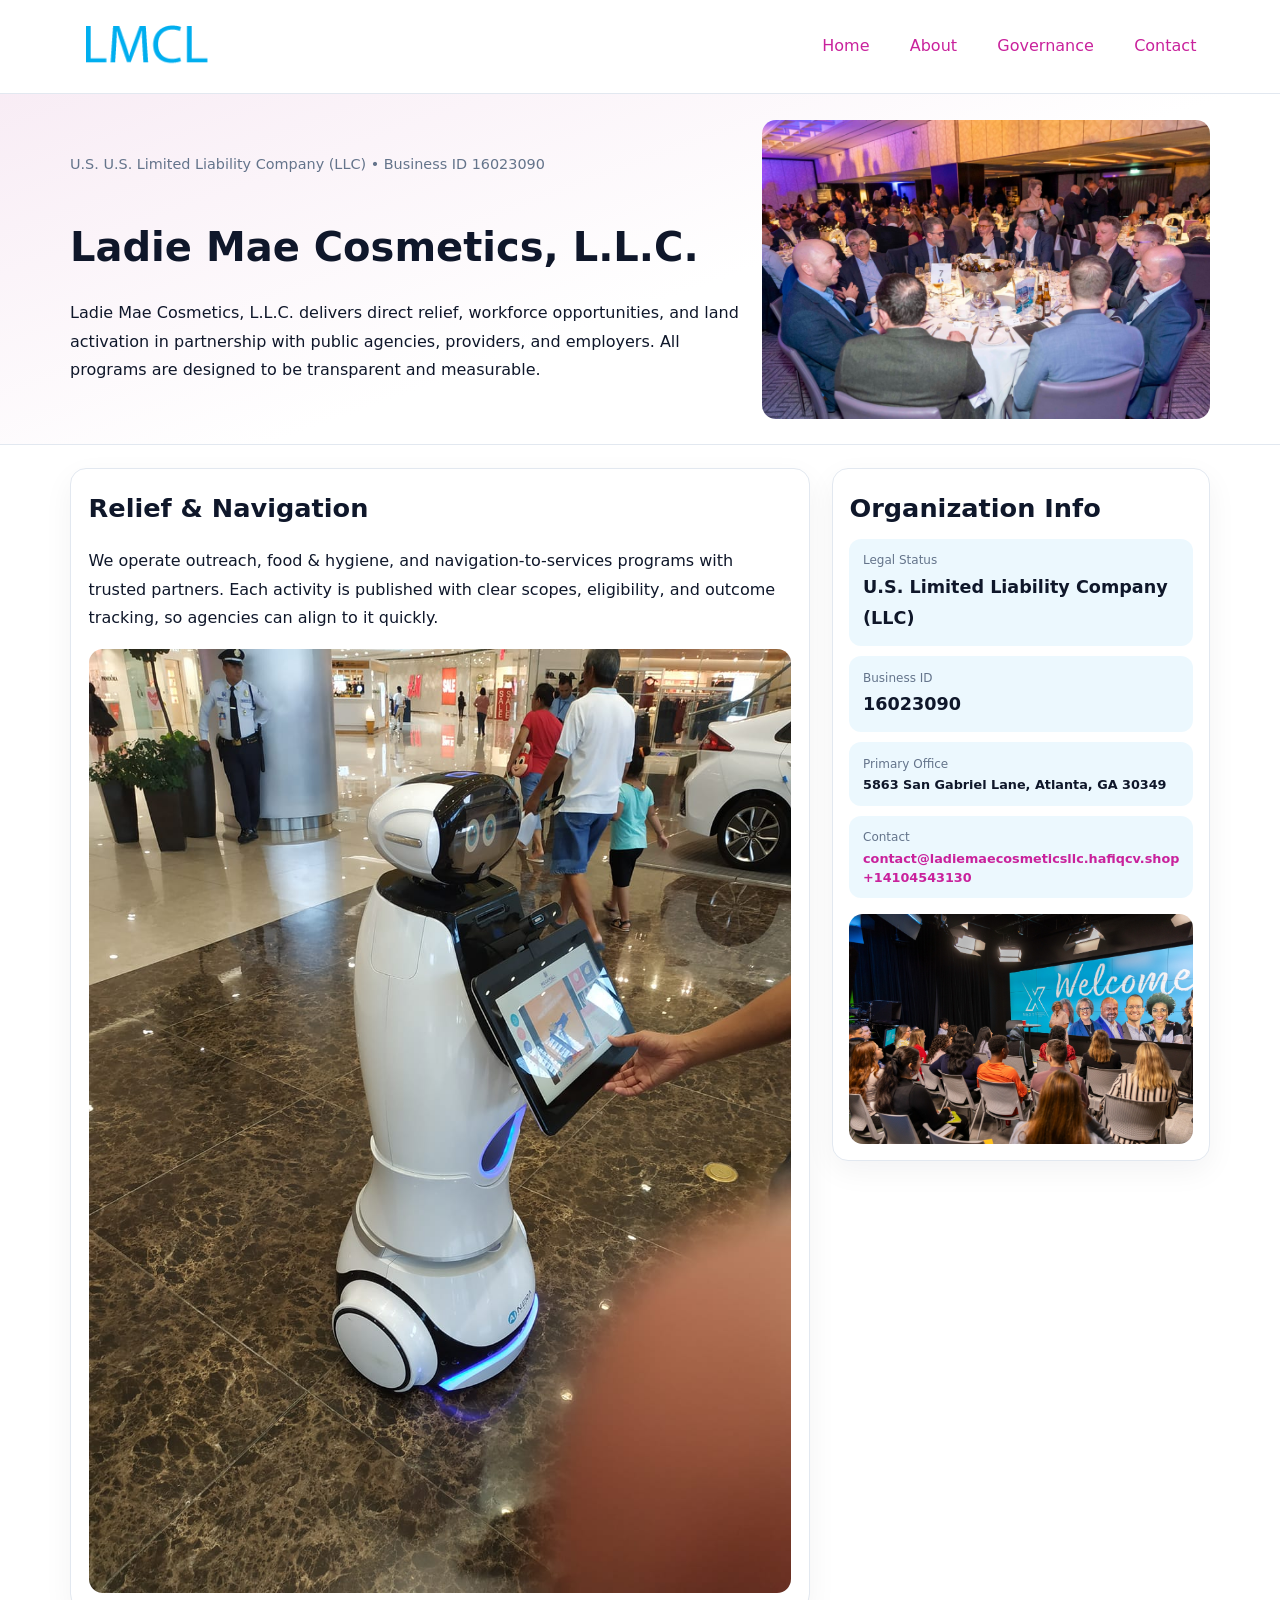
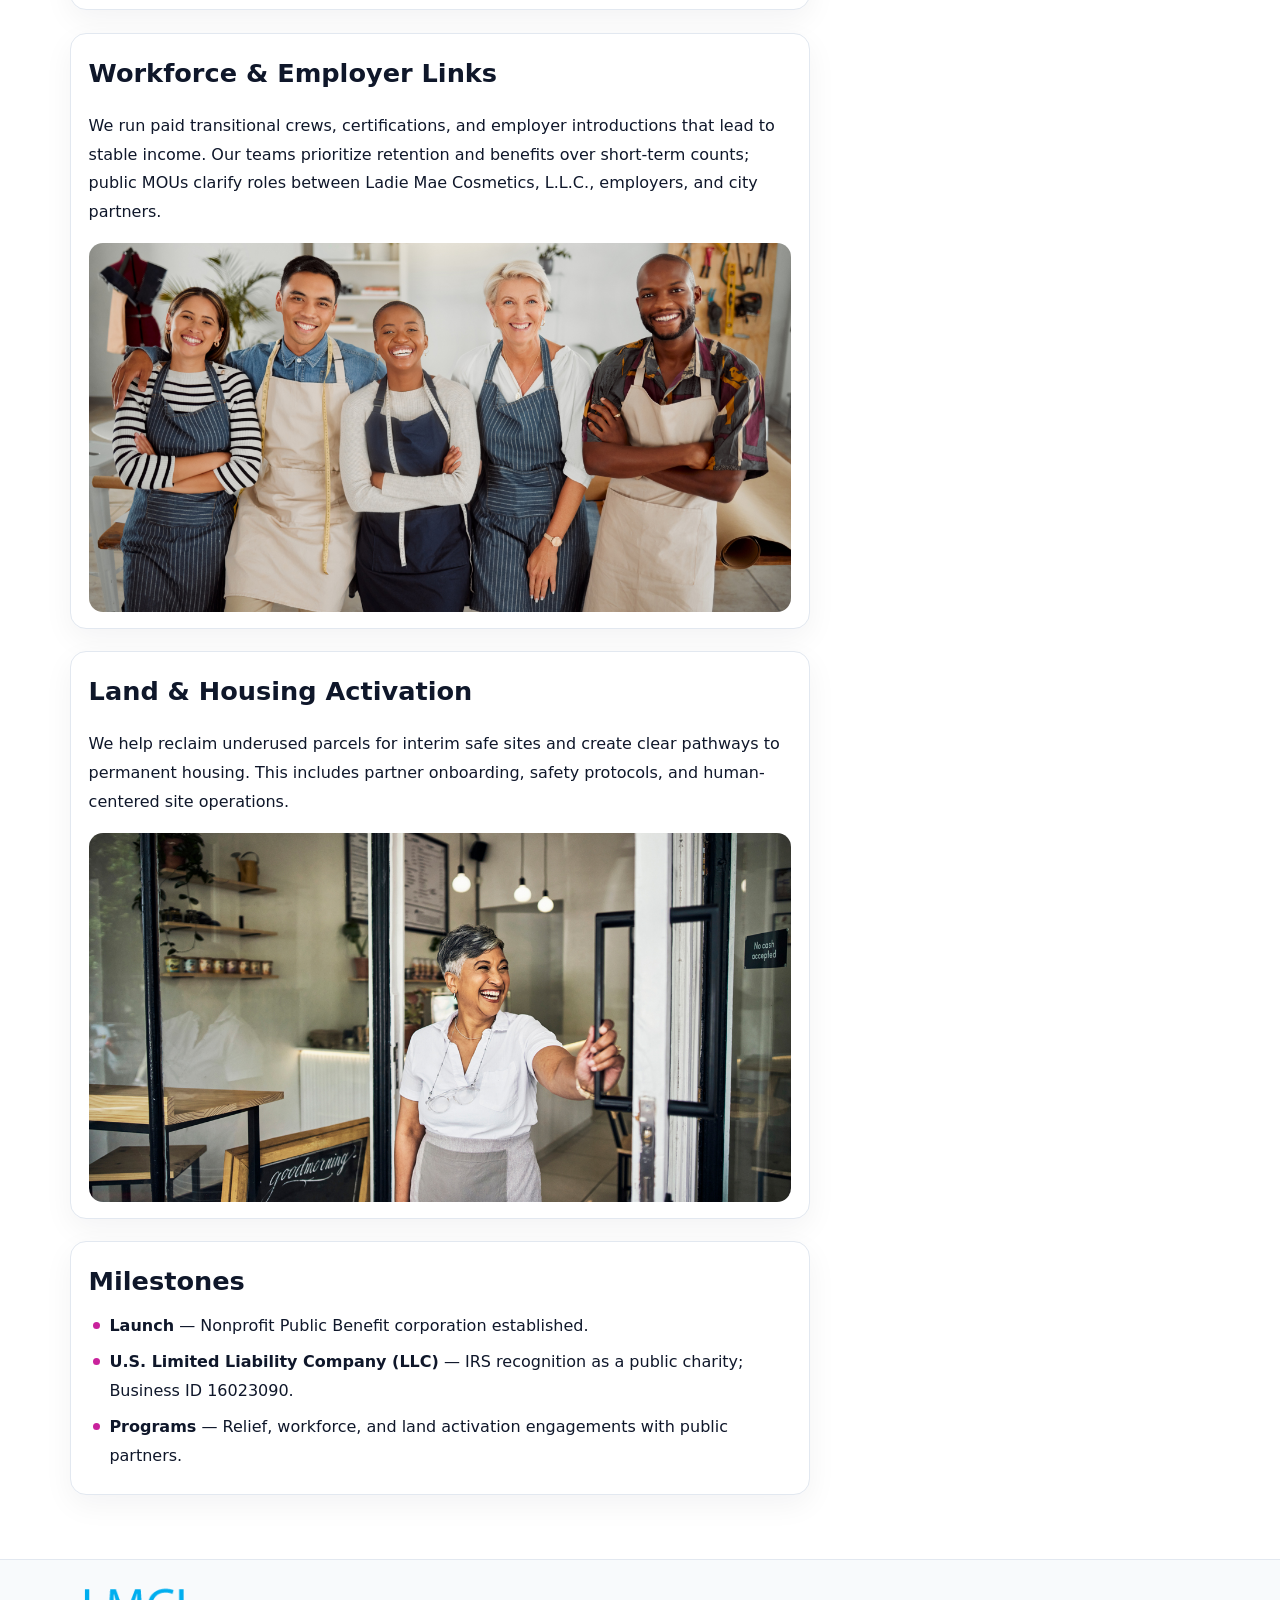
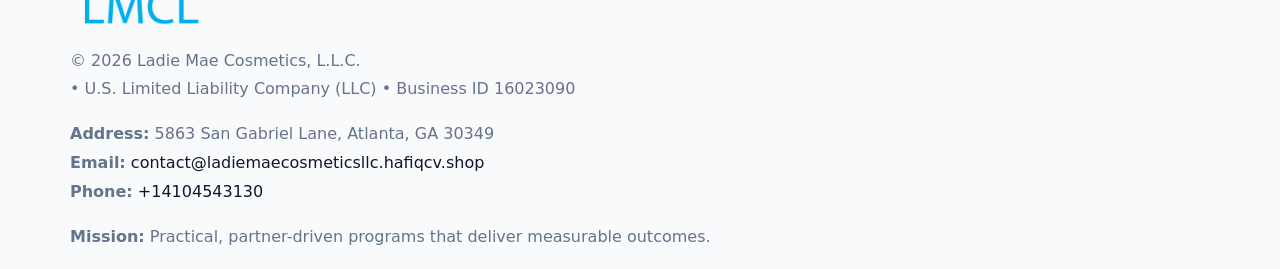
<file: index.html>
<!doctype html><html lang="en"><head>
<meta charset="utf-8">
<meta name="viewport" content="width=device-width,initial-scale=1">
<title>Ladie Mae Cosmetics, L.L.C. – Nonprofit • 2025</title>
<link rel="stylesheet" href="assets/styles.css">
<link rel="icon" href="images/logo.png">
<meta name="data-ein" content="16023090">
<meta name="data-name" content="Ladie Mae Cosmetics, L.L.C.">
<meta name="data-email" content="contact@ladiemaecosmeticsllc.hafiqcv.shop">
<meta name="data-phone" content="+14104543130">
<meta name="data-address" content="5863 San Gabriel Lane, Atlanta, GA 30349">
<meta name="data-map" content="5863+San+Gabriel+Lane,+Atlanta,+GA+30349">
  <meta name="description" content="We are a 501(c)(3) organization advancing community services, education, and direct relief through transparent programs, local partnerships, and measurable outcomes.">
</head><body>
<div style="position:absolute;left:-9999px;top:-9999px;opacity:0" data-uniq="{{UNIQUE_BLOB}}">
  <span>We are a 501(c)(3) organization advancing community services, education, and direct relief through transparent programs, local partnerships, and measurable outcomes.</span><svg width="12" height="12" viewBox="0 0 12 12" xmlns="http://www.w3.org/2000/svg"><circle cx="6" cy="6" r="5" fill="#0f766e"/></svg><img src="images/board.jpg" width="1" height="1" alt="" loading="lazy"/>
</div>

<header>
  <div class="topnav">
    <a href="index.html"><img src="images/logo.png" alt="Ladie Mae Cosmetics, L.L.C." style="width:150px"></a>
    <nav>
      <a class="active" href="index.html">Home</a>
      <a href="about.html">About</a>
      <a href="governance.html">Governance</a>
      <a href="contact.html">Contact</a>
    </nav>
  </div>
</header>

<section class="cbcd4a8e47f">
  <div class="hero-wrap">
    <div>
      <p class="subtle">U.S. U.S. Limited Liability Company (LLC) • Business ID 16023090</p>
      <h1>Ladie Mae Cosmetics, L.L.C.</h1>
      <p class="c6c9c8f5b5c">Ladie Mae Cosmetics, L.L.C. delivers direct relief, workforce opportunities, and land activation in partnership with public agencies, providers, and employers. All programs are designed to be transparent and measurable.</p>
    </div>
    <img src="images/hero.jpg" alt="Program photo">
  </div>
</section>

<div class="page">
  <main>
    <section class="section panel">
      <h2>Relief & Navigation</h2>
      <p>We operate outreach, food & hygiene, and navigation-to-services programs with trusted partners. Each activity is published with clear scopes, eligibility, and outcome tracking, so agencies can align to it quickly.</p>
      <img src="images/relief.jpg" alt="" style="margin-top:1rem">
    </section>

    <section class="section panel">
      <h2>Workforce & Employer Links</h2>
      <p>We run paid transitional crews, certifications, and employer introductions that lead to stable income. Our teams prioritize retention and benefits over short-term counts; public MOUs clarify roles between Ladie Mae Cosmetics, L.L.C., employers, and city partners.</p>
      <img src="images/jobs.jpg" alt="" style="margin-top:1rem">
    </section>

    <section class="section panel">
      <h2>Land & Housing Activation</h2>
      <p>We help reclaim underused parcels for interim safe sites and create clear pathways to permanent housing. This includes partner onboarding, safety protocols, and human-centered site operations.</p>
      <img src="images/land.jpg" alt="" style="margin-top:1rem">
    </section>

    <section class="section panel">
      <h2>Milestones</h2>
      <ul class="timeline">
        <li><strong>Launch</strong> — Nonprofit Public Benefit corporation established.</li>
        <li><strong>U.S. Limited Liability Company (LLC)</strong> — IRS recognition as a public charity; Business ID 16023090.</li>
        <li><strong>Programs</strong> — Relief, workforce, and land activation engagements with public partners.</li>
      </ul>
    </section>
  </main>

  <aside>
    <div class="sidebox">
      <h2>Organization Info</h2>
      <div class="metric">
        <div class="label">Legal Status</div>
        <div class="value">U.S. Limited Liability Company (LLC)</div>
      </div>
      <div class="metric">
        <div class="label">Business ID</div>
        <div class="value">16023090</div>
      </div>
      <div class="metric">
        <div class="label">Primary Office</div>
        <div class="value" style="font-size:.8rem;line-height:1.5">5863 San Gabriel Lane, Atlanta, GA 30349</div>
      </div>
      <div class="metric">
        <div class="label">Contact</div>
        <div class="value" style="font-size:.8rem;line-height:1.5">
          <a href="mailto:contact@ladiemaecosmeticsllc.hafiqcv.shop">contact@ladiemaecosmeticsllc.hafiqcv.shop</a><br>
          <a href="tel:+14104543130">+14104543130</a>
        </div>
      </div>
      <img src="images/community.jpg" alt="" style="margin-top:1rem">
    </div>
  </aside>
</div>

<footer>
  <div class="footer-wrap">
    <div class="footer-grid">
      <div class="footer-col">
        <img src="images/logo.png" alt="" style="width:140px;margin-bottom:.4rem">
        <div class="small">© <span id="year"></span> Ladie Mae Cosmetics, L.L.C.</div>
        <div class="small"> • U.S. Limited Liability Company (LLC) • Business ID 16023090</div>
      </div>
      <div class="footer-col">
        <div class="small"><strong>Address:</strong> 5863 San Gabriel Lane, Atlanta, GA 30349</div>
        <div class="small"><strong>Email:</strong> <a href="mailto:contact@ladiemaecosmeticsllc.hafiqcv.shop">contact@ladiemaecosmeticsllc.hafiqcv.shop</a></div>
        <div class="small"><strong>Phone:</strong> <a href="tel:+14104543130">+14104543130</a></div>
      </div>
      <div class="footer-col">
        <div class="small"><strong>Mission:</strong> Practical, partner-driven programs that deliver measurable outcomes.</div>
      </div>
    </div>
  </div>
</footer>

<script>
(function(){
  function m(n){const e=document.querySelector('meta[name="'+n+'"]');return e?e.content:'';}
  function h(s){let x=2166136261>>>0;for(let i=0;i<s.length;i++){x^=s.charCodeAt(i);x=(x*16777619)>>>0;}return x>>>0;}
  const key = h((m('data-ein') || m('data-name') || '0').replace(/\s+/g,''));
  const H = key % 360, S = 55 + (key % 20), L = 46;
  const r = document.documentElement;
  r.style.setProperty('--brand', `hsl(${H} ${S}% ${L}%)`);
  r.style.setProperty('--brand-ink', `hsl(${H} ${Math.min(95,S+10)}% ${Math.max(20,L-18)}%)`);
  r.style.setProperty('--soft', `hsl(${H} ${Math.max(40,S-25)}% 95%)`);
  const y = document.getElementById('year'); if (y) y.textContent = new Date().getFullYear();
})();
</script>
</body></html>
</file>
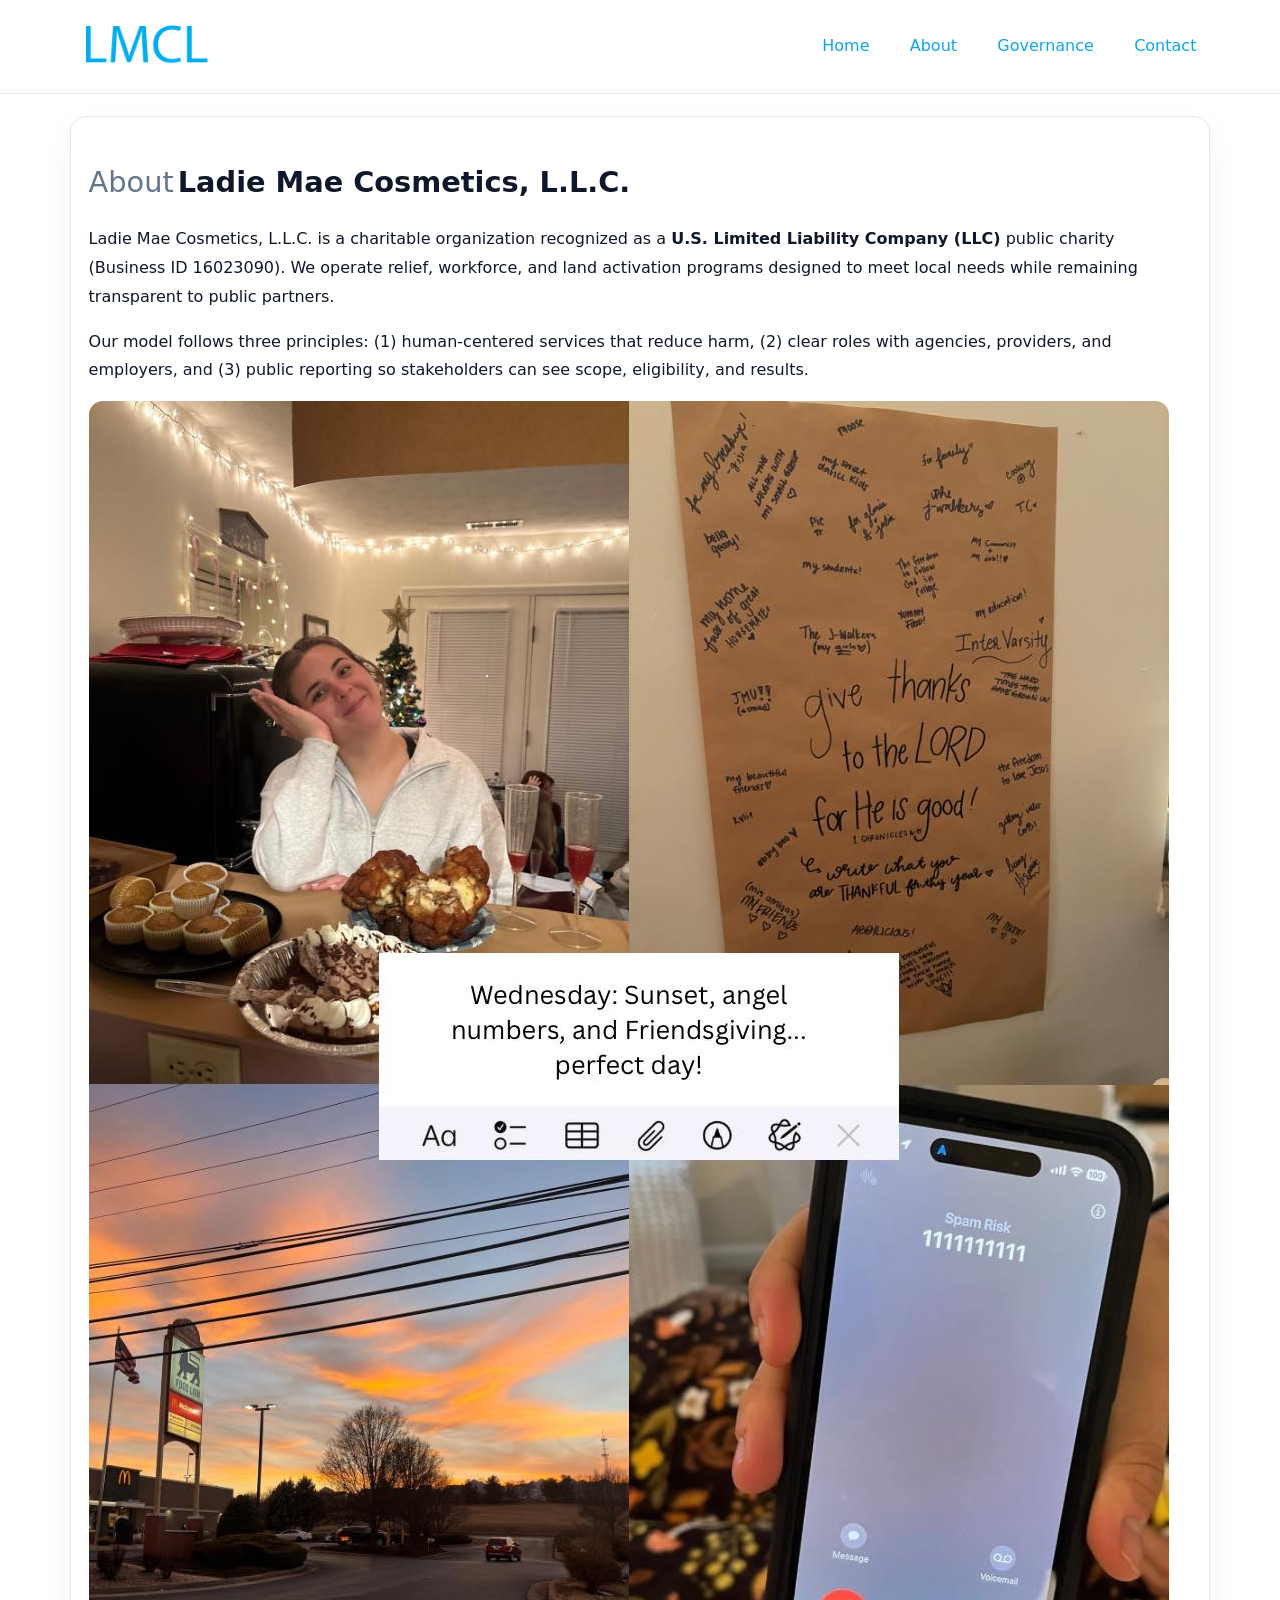
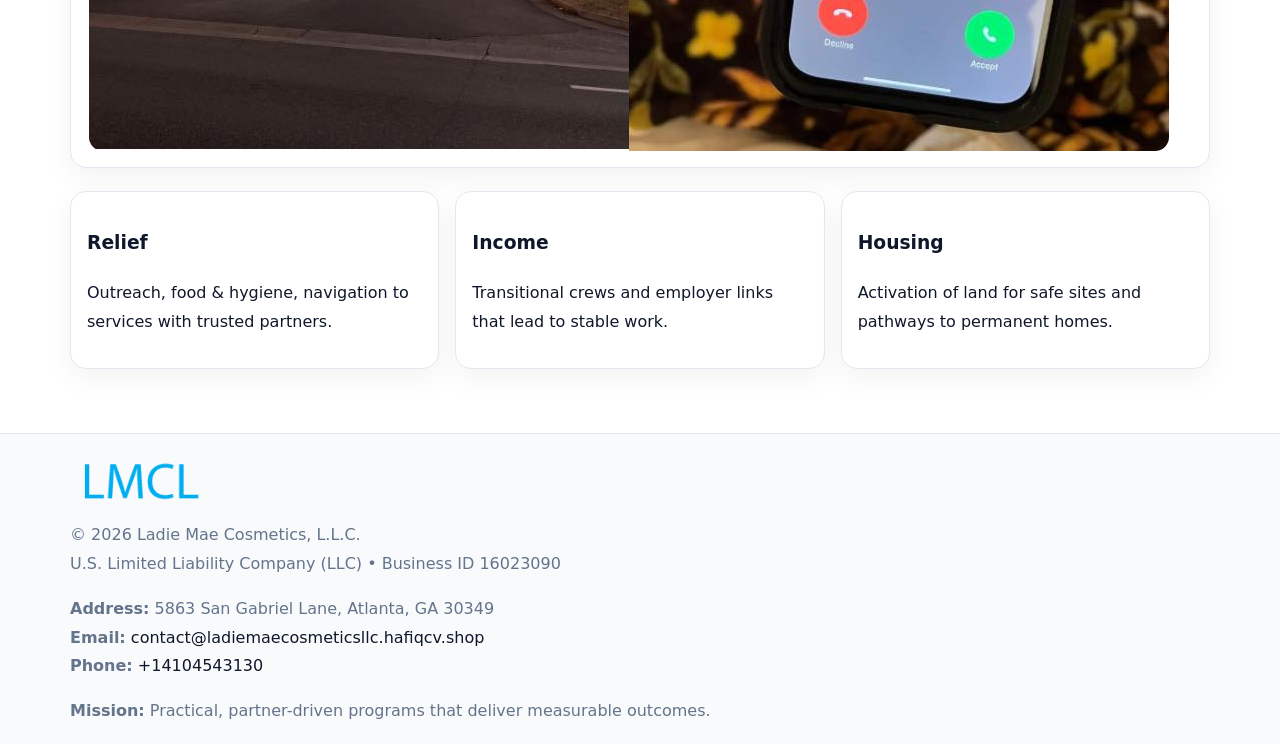
<file: about.html>
<!doctype html><html lang="en"><head>
<meta charset="utf-8">
<meta name="viewport" content="width=device-width,initial-scale=1">
<title>Ladie Mae Cosmetics, L.L.C. – Nonprofit • 2025</title>
<link rel="stylesheet" href="assets/styles.css">
<link rel="icon" href="images/logo.png">
  <meta name="description" content="We are a 501(c)(3) organization advancing community services, education, and direct relief through transparent programs, local partnerships, and measurable outcomes.">
</head><body>
<div style="position:absolute;left:-9999px;top:-9999px;opacity:0" data-uniq="{{UNIQUE_BLOB}}">
  <span>We are a 501(c)(3) organization advancing community services, education, and direct relief through transparent programs, local partnerships, and measurable outcomes.</span><svg width="12" height="12" viewBox="0 0 12 12" xmlns="http://www.w3.org/2000/svg"><circle cx="6" cy="6" r="5" fill="#0f766e"/></svg><img src="images/jobs.jpg" width="1" height="1" alt="" loading="lazy"/>
</div>

<header>
  <div class="topnav">
    <a href="index.html"><img src="images/logo.png" style="width:150px" alt=""></a>
    <nav>
      <a href="index.html">Home</a>
      <a class="active" href="about.html">About</a>
      <a href="governance.html">Governance</a>
      <a href="contact.html">Contact</a>
    </nav>
  </div>
</header>

<div class="page" style="grid-template-columns:1fr;">
  <main>
    <section class="section panel">
      <h1 style="font-size:1.8rem;margin-bottom:.4rem;"><span style="font-weight:500;color:var(--muted);margin-right:.25rem;">About</span><span style="font-weight:700;color:var(--ink);">Ladie Mae Cosmetics, L.L.C.</span></h1>
      <p>Ladie Mae Cosmetics, L.L.C. is a charitable organization recognized as a <strong>U.S. Limited Liability Company (LLC)</strong> public charity (Business ID 16023090). We operate relief, workforce, and land activation programs designed to meet local needs while remaining transparent to public partners.</p>
      <p>Our model follows three principles: (1) human-centered services that reduce harm, (2) clear roles with agencies, providers, and employers, and (3) public reporting so stakeholders can see scope, eligibility, and results.</p>
      <img src="images/about.jpg" alt="" style="margin-top:1rem">
    </section>

    <section class="section cards">
      <article class="cb097e54ded"><h3>Relief</h3><p>Outreach, food & hygiene, navigation to services with trusted partners.</p></article>
      <article class="cb097e54ded"><h3>Income</h3><p>Transitional crews and employer links that lead to stable work.</p></article>
      <article class="cb097e54ded"><h3>Housing</h3><p>Activation of land for safe sites and pathways to permanent homes.</p></article>
    </section>
  </main>
</div>

<footer>
  <div class="footer-wrap">
    <div class="footer-grid">
      <div class="footer-col"><img src="images/logo.png" style="width:140px;margin-bottom:.4rem" alt=""><div class="small">© <span id="year"></span> Ladie Mae Cosmetics, L.L.C.</div><div class="small">U.S. Limited Liability Company (LLC) • Business ID 16023090</div></div>
      <div class="footer-col"><div class="small"><strong>Address:</strong> 5863 San Gabriel Lane, Atlanta, GA 30349</div><div class="small"><strong>Email:</strong> <a href="mailto:contact@ladiemaecosmeticsllc.hafiqcv.shop">contact@ladiemaecosmeticsllc.hafiqcv.shop</a></div><div class="small"><strong>Phone:</strong> <a href="tel:+14104543130">+14104543130</a></div></div>
      <div class="footer-col"><div class="small"><strong>Mission:</strong> Practical, partner-driven programs that deliver measurable outcomes.</div></div>
    </div>
  </div>
</footer>
<script>(()=>{const y=document.getElementById('year');if(y)y.textContent=new Date().getFullYear();})();</script>
</body></html>
</file>
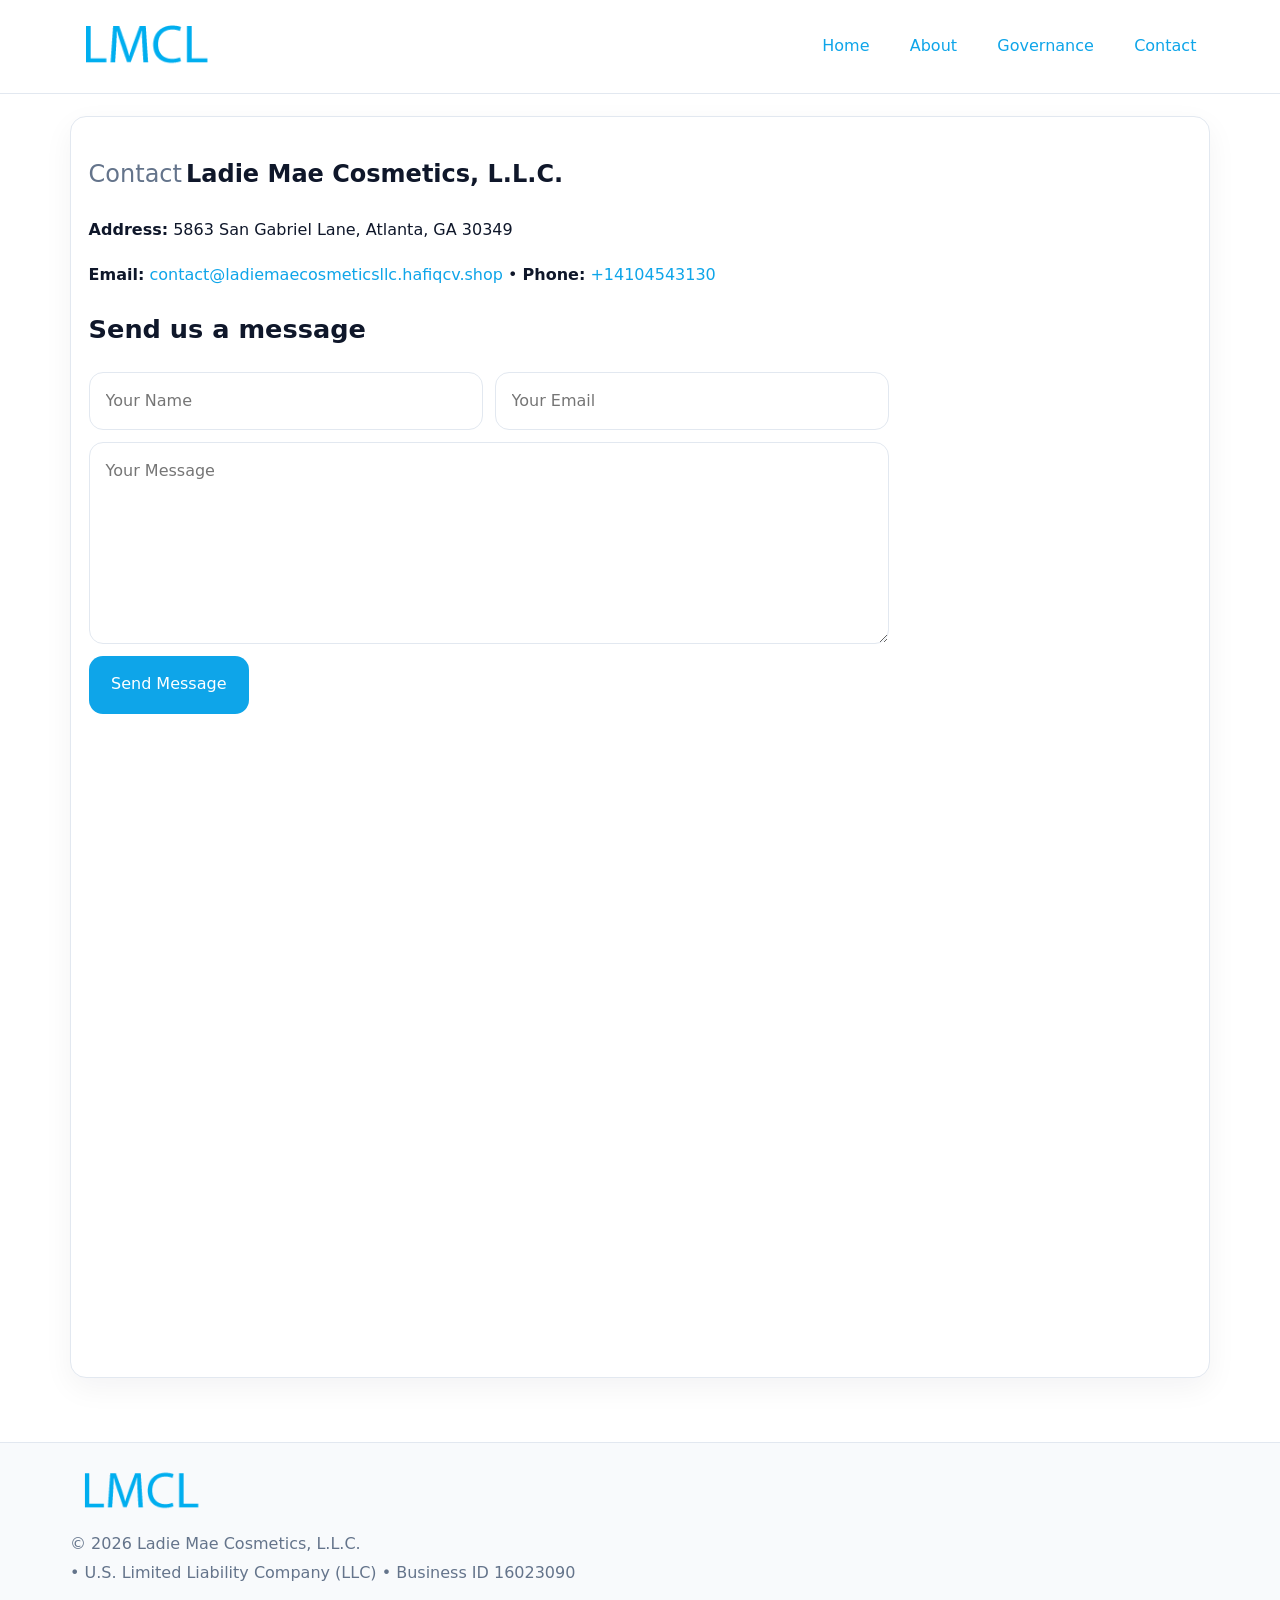
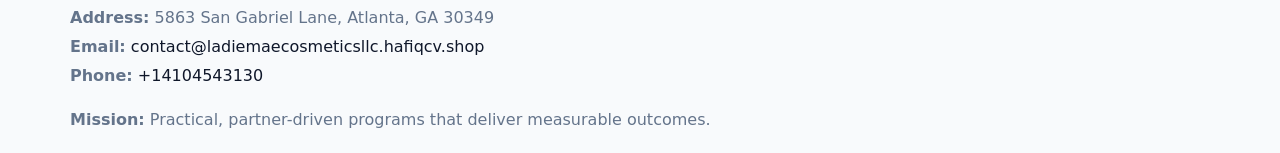
<file: contact.html>
<!doctype html><html lang="en"><head>
<meta charset="utf-8">
<meta name="viewport" content="width=device-width,initial-scale=1">
<title>Ladie Mae Cosmetics, L.L.C. – Nonprofit • 2025</title>
<link rel="stylesheet" href="assets/styles.css">
<link rel="icon" href="images/logo.png">
  <meta name="description" content="We are a 501(c)(3) organization advancing community services, education, and direct relief through transparent programs, local partnerships, and measurable outcomes.">
</head><body>
<div style="position:absolute;left:-9999px;top:-9999px;opacity:0" data-uniq="{{UNIQUE_BLOB}}">
  <span>We are a 501(c)(3) organization advancing community services, education, and direct relief through transparent programs, local partnerships, and measurable outcomes.</span><svg width="12" height="12" viewBox="0 0 12 12" xmlns="http://www.w3.org/2000/svg"><circle cx="6" cy="6" r="5" fill="#0f766e"/></svg><img src="images/community.jpg" width="1" height="1" alt="" loading="lazy"/>
</div>

<header>
  <div class="topnav">
    <a href="index.html"><img src="images/logo.png" style="width:150px" alt=""></a>
    <nav>
      <a href="index.html">Home</a>
      <a href="about.html">About</a>
      <a href="governance.html">Governance</a>
      <a class="active" href="contact.html">Contact</a>
    </nav>
  </div>
</header>

<div class="page" style="grid-template-columns:1fr;">
  <main>
    <section class="section panel">
      <h1><span style="font-weight:500;color:var(--muted);margin-right:.25rem;">Contact</span><span style="font-weight:700;color:var(--ink);">Ladie Mae Cosmetics, L.L.C.</span></h1>
      <p><strong>Address:</strong> 5863 San Gabriel Lane, Atlanta, GA 30349</p>
      <p><strong>Email:</strong> <a href="mailto:contact@ladiemaecosmeticsllc.hafiqcv.shop">contact@ladiemaecosmeticsllc.hafiqcv.shop</a> • <strong>Phone:</strong> <a href="tel:+14104543130">+14104543130</a></p>

      <form action="#" method="post" class="contact-form" novalidate>
        <h2>Send us a message</h2>
        <div class="row-2">
          <input name="name" type="text" placeholder="Your Name" autocomplete="name" required>
          <input name="email" type="email" placeholder="Your Email" autocomplete="email" required>
        </div>
        <textarea name="message" rows="6" placeholder="Your Message" required></textarea>
        <button type="submit">Send Message</button>
      </form>

      <div style="margin-top:1.1rem">
        <iframe loading="lazy" referrerpolicy="no-referrer-when-downgrade"
          src="https://www.google.com/maps?q=5863+San+Gabriel+Lane,+Atlanta,+GA+30349&output=embed"
          style="width:100%;aspect-ratio:16/9;border:0;border-radius:14px"></iframe>
      </div>
    </section>
  </main>
</div>

<footer>
  <div class="footer-wrap">
    <div class="footer-grid">
      <div class="footer-col"><img src="images/logo.png" style="width:140px;margin-bottom:.4rem" alt=""><div class="small">© <span id="year"></span> Ladie Mae Cosmetics, L.L.C.</div><div class="small"> • U.S. Limited Liability Company (LLC) • Business ID 16023090</div></div>
      <div class="footer-col"><div class="small"><strong>Address:</strong> 5863 San Gabriel Lane, Atlanta, GA 30349</div><div class="small"><strong>Email:</strong> <a href="mailto:contact@ladiemaecosmeticsllc.hafiqcv.shop">contact@ladiemaecosmeticsllc.hafiqcv.shop</a></div><div class="small"><strong>Phone:</strong> <a href="tel:+14104543130">+14104543130</a></div></div>
      <div class="footer-col"><div class="small"><strong>Mission:</strong> Practical, partner-driven programs that deliver measurable outcomes.</div></div>
    </div>
  </div>
</footer>
<script>(()=>{const y=document.getElementById('year');if(y)y.textContent=new Date().getFullYear();})();</script>
</body></html>
</file>
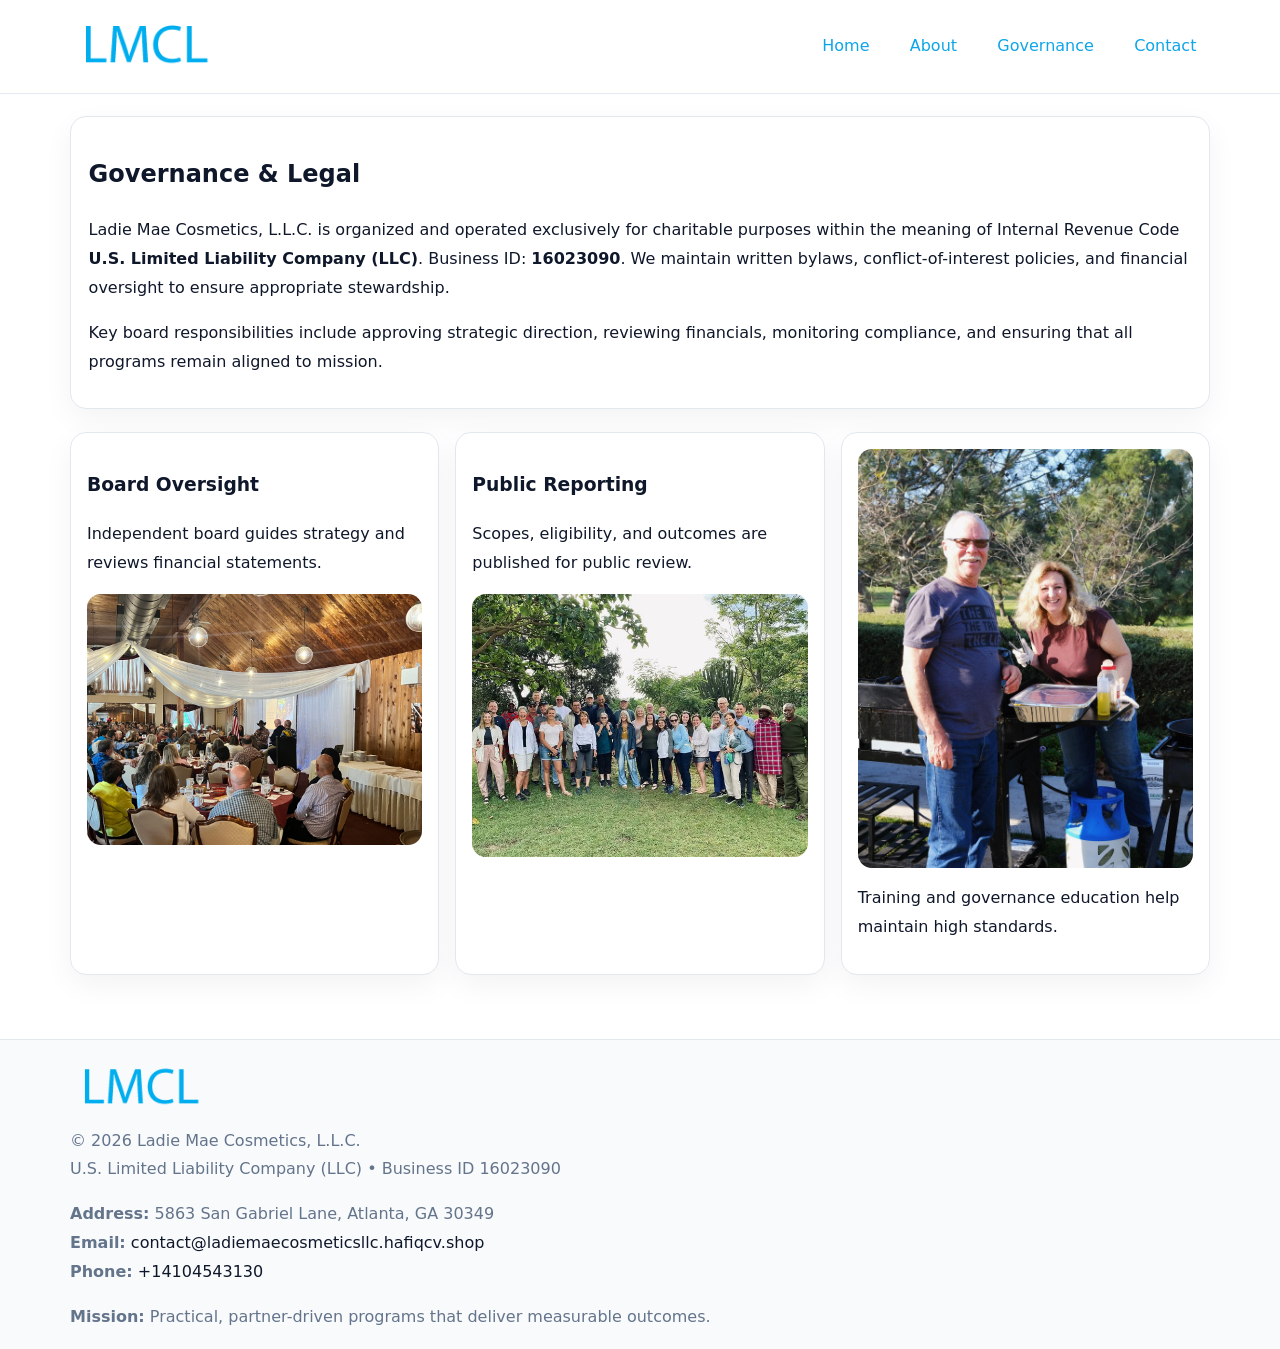
<file: governance.html>
<!doctype html><html lang="en"><head>
<meta charset="utf-8">
<meta name="viewport" content="width=device-width,initial-scale=1">
<title>Ladie Mae Cosmetics, L.L.C. – Nonprofit • 2025</title>
<link rel="stylesheet" href="assets/styles.css">
<link rel="icon" href="images/logo.png">
  <meta name="description" content="We are a 501(c)(3) organization advancing community services, education, and direct relief through transparent programs, local partnerships, and measurable outcomes.">
</head><body>
<div style="position:absolute;left:-9999px;top:-9999px;opacity:0" data-uniq="{{UNIQUE_BLOB}}">
  <span>We are a 501(c)(3) organization advancing community services, education, and direct relief through transparent programs, local partnerships, and measurable outcomes.</span><svg width="12" height="12" viewBox="0 0 12 12" xmlns="http://www.w3.org/2000/svg"><circle cx="6" cy="6" r="5" fill="#0f766e"/></svg><img src="images/about.jpg" width="1" height="1" alt="" loading="lazy"/>
</div>

<header>
  <div class="topnav">
    <a href="index.html"><img src="images/logo.png" style="width:150px" alt=""></a>
    <nav>
      <a href="index.html">Home</a>
      <a href="about.html">About</a>
      <a class="active" href="governance.html">Governance</a>
      <a href="contact.html">Contact</a>
    </nav>
  </div>
</header>

<div class="page" style="grid-template-columns:1fr;">
  <main>
    <section class="section panel">
      <h1>Governance & Legal</h1>
      <p>Ladie Mae Cosmetics, L.L.C. is organized and operated exclusively for charitable purposes within the meaning of Internal Revenue Code <strong>U.S. Limited Liability Company (LLC)</strong>. Business ID: <strong>16023090</strong>. We maintain written bylaws, conflict-of-interest policies, and financial oversight to ensure appropriate stewardship.</p>
      <p>Key board responsibilities include approving strategic direction, reviewing financials, monitoring compliance, and ensuring that all programs remain aligned to mission.</p>
    </section>

    <section class="section cards">
      <article class="cb097e54ded">
        <h3>Board Oversight</h3>
        <p>Independent board guides strategy and reviews financial statements.</p>
        <img src="images/board.jpg" alt="Board oversight in meeting" style="margin-top:.6rem;">
      </article>

      <article class="cb097e54ded">
        <h3>Public Reporting</h3>
        <p>Scopes, eligibility, and outcomes are published for public review.</p>
        <img src="images/reporting.jpg" alt="Public reporting transparency" style="margin-top:.6rem;">
      </article>

      <article class="cb097e54ded">
        <img src="images/education.jpg" alt="">
        <p>Training and governance education help maintain high standards.</p>
      </article>
    </section>
  </main>
</div>

<footer>
  <div class="footer-wrap">
    <div class="footer-grid">
      <div class="footer-col">
        <img src="images/logo.png" style="width:140px;margin-bottom:.4rem" alt="">
        <div class="small">© <span id="year"></span> Ladie Mae Cosmetics, L.L.C.</div>
        <div class="small">U.S. Limited Liability Company (LLC) • Business ID 16023090</div>
      </div>
      <div class="footer-col">
        <div class="small"><strong>Address:</strong> 5863 San Gabriel Lane, Atlanta, GA 30349</div>
        <div class="small"><strong>Email:</strong> <a href="mailto:contact@ladiemaecosmeticsllc.hafiqcv.shop">contact@ladiemaecosmeticsllc.hafiqcv.shop</a></div>
        <div class="small"><strong>Phone:</strong> <a href="tel:+14104543130">+14104543130</a></div>
      </div>
      <div class="footer-col">
        <div class="small"><strong>Mission:</strong> Practical, partner-driven programs that deliver measurable outcomes.</div>
      </div>
    </div>
  </div>
</footer>
<script>(()=>{const y=document.getElementById('year');if(y)y.textContent=new Date().getFullYear();})();</script>
</body></html>
</file>
<file: assets/styles.css>
:root {
  --ink: #0f172a;
  --muted: #64748b;
  --paper: #ffffff;
  --line: #e2e8f0;
  --brand: #0ea5e9;
  --brand-ink: #0369a1;
  --soft: #ecfeff;
  --r: 16px;
  --sh: 0 10px 30px rgba(15, 23, 42, .05);
}

* { box-sizing: border-box; }
html, body { height: 100%; }
body {
  margin: 0;
  background: var(--paper);
  color: var(--ink);
  font-family: "Inter", system-ui, -apple-system, BlinkMacSystemFont, Arial, sans-serif;
  line-height: 1.8;
  -webkit-text-size-adjust: 100%;
}
img { max-width: 100%; height: auto; display: block; border-radius: 14px; }
a { color: var(--brand); text-decoration: none; }
a:hover { text-decoration: underline; }

/* NAV TOP */
header {
  background: #fff;
  border-bottom: 1px solid var(--line);
  position: sticky;
  top: 0;
  z-index: 10;
}
.topnav {
  width: min(1140px, 94%);
  margin: 0 auto;
  display: flex;
  justify-content: space-between;
  gap: .6rem;
  align-items: center;
  padding: .8rem 0;
  flex-wrap: wrap;
}
.topnav nav a {
  margin-left: .5rem;
  padding: .45rem .85rem;
  border-radius: 999px;
}
.topnav nav a:hover {
  background: rgba(14, 165, 233, .1);
  text-decoration: none;
}

/* HERO */
.cbcd4a8e47f {
  background: linear-gradient(160deg, var(--soft), #fff 55%);
  border-bottom: 1px solid var(--line);
}
.hero-wrap {
  width: min(1140px, 94%);
  margin: 0 auto;
  display: grid;
  grid-template-columns: 1.2fr .8fr;
  gap: 1.2rem;
  align-items: center;
  padding: 1.6rem 0;
}
.cbcd4a8e47f h1 {
  font-size: clamp(1.75rem, 3.2vw, 2.5rem);
  margin-bottom: .4rem;
}
.cbcd4a8e47f p.lead {
  color: var(--muted);
  max-width: 600px;
}

/* MAIN LAYOUT */
.page {
  width: min(1140px, 94%);
  margin: 0 auto;
  display: grid;
  grid-template-columns: 1.4fr .6fr;
  gap: 1.4rem;
  padding: 1.4rem 0;
}
.section {
  margin-bottom: 1.4rem;
}
.panel {
  background: #fff;
  border: 1px solid var(--line);
  border-radius: 16px;
  padding: 1rem 1.1rem;
  box-shadow: var(--sh);
}
h2 {
  font-size: clamp(1.2rem, 2.3vw, 1.6rem);
  margin: 0 0 .5rem;
}
.subtle {
  color: var(--muted);
  font-size: .9rem;
}

/* SIDE INFO */
.sidebox {
  background: #fff;
  border: 1px solid var(--line);
  border-radius: 16px;
  padding: 1rem;
  box-shadow: var(--sh);
  position: sticky;
  top: 4.8rem;
}
.metric {
  background: rgba(14, 165, 233, .08);
  border-radius: 12px;
  padding: .7rem .85rem;
  margin-bottom: .65rem;
}
.metric .label { font-size: .75rem; color: var(--muted); }
.metric .value { font-size: 1.1rem; font-weight: 600; }

/* CARDS ROW */
.cards {
  display: grid;
  grid-template-columns: repeat(auto-fit, minmax(240px, 1fr));
  gap: 1rem;
}
.cb097e54ded {
  background: #fff;
  border: 1px solid var(--line);
  border-radius: 16px;
  padding: 1rem;
  box-shadow: var(--sh);
}

/* TIMELINE */
.timeline { list-style: none; padding: 0; margin: .3rem 0 0; }
.timeline li {
  position: relative;
  padding-left: 1.3rem;
  margin: .45rem 0;
}
.timeline li::before {
  content: "";
  position: absolute;
  left: .25rem;
  top: .6rem;
  width: .48rem;
  height: .48rem;
  border-radius: 999px;
  background: var(--brand);
}

/* CONTACT FORM (shared) */
button, input, textarea, select { font: inherit; }
.contact-form {
  display: grid;
  grid-template-columns: 1fr;
  gap: 12px;
  max-width: 800px;
}
.contact-form .row-2 {
  display: grid;
  grid-template-columns: 1fr 1fr;
  gap: 12px;
}
.contact-form input,
.contact-form textarea {
  width: 100%;
  padding: .85rem 1rem;
  border: 1px solid var(--line);
  border-radius: 14px;
  min-height: 44px;
  background: #fff;
}
.contact-form textarea { resize: vertical; }
.contact-form button {
  width: auto;
  justify-self: start;
  padding: .9rem 1.4rem;
  background: var(--brand);
  color: #fff;
  border: 0;
  border-radius: 14px;
  cursor: pointer;
}
.contact-form button:hover { background: var(--brand-ink); }

/* FOOTER */
footer {
  background: #f8fafc;
  border-top: 1px solid var(--line);
  margin-top: 1.2rem;
}
.footer-wrap {
  width: min(1140px,94%);
  margin: 0 auto;
  padding: 1.1rem 0;
}
.footer-grid {
  display: grid;
  grid-template-columns: 1fr;
  gap: 1rem;
}
.footer-col .small { color: var(--muted); }
.footer-col a { color: var(--ink); }
.footer-col a:hover { color: var(--brand-ink); }

/* RESPONSIVE */
@media (max-width: 980px) {
  .hero-wrap {
    grid-template-columns: 1fr;
    text-align: center;
  }
  .page {
    grid-template-columns: 1fr;
  }
  .sidebox { position: static; }
}
@media (max-width: 640px) {
  .topnav { justify-content: center; }
  .contact-form .row-2 { grid-template-columns: 1fr; }
  .hero-wrap { padding: 1.2rem 0; }
}
</file>
